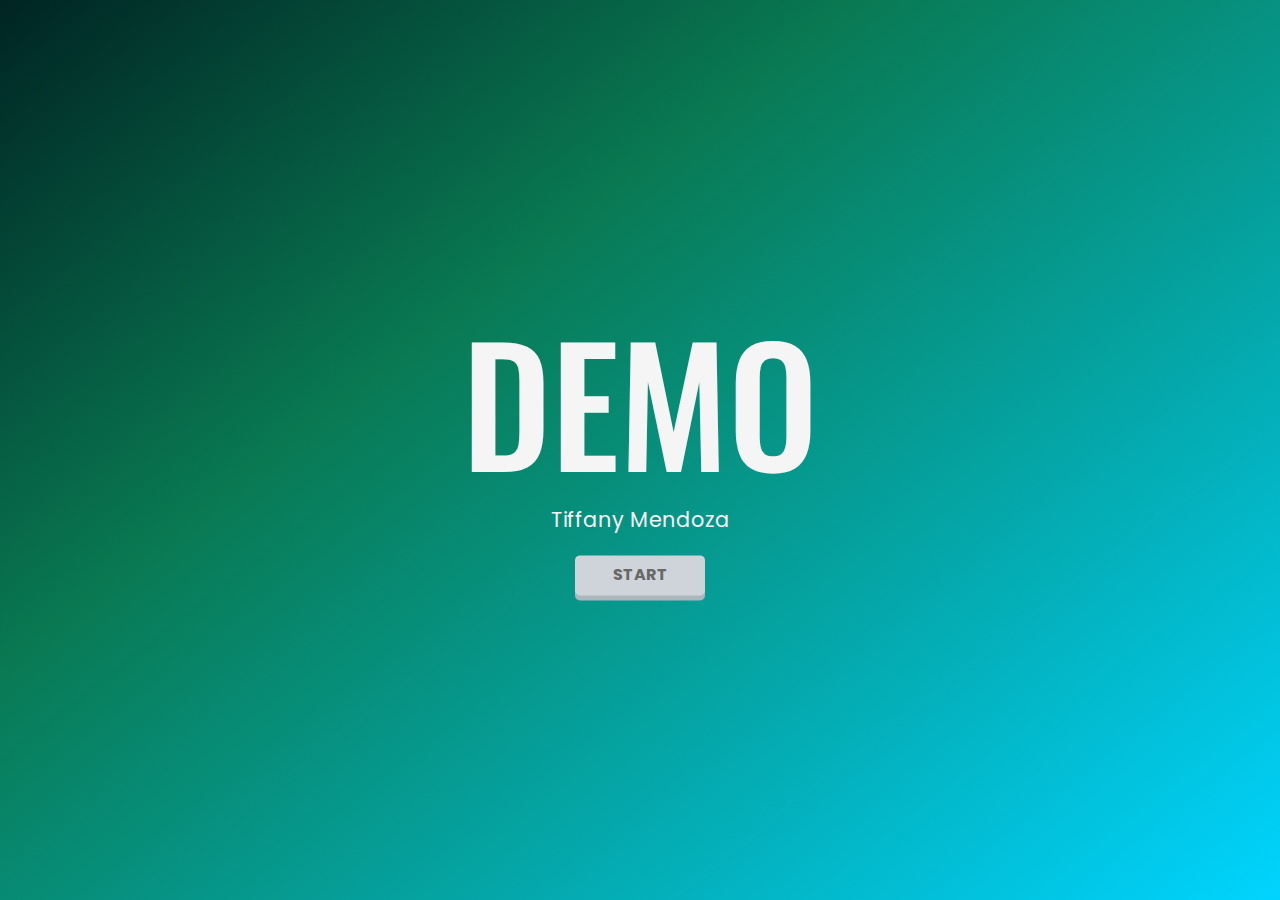
<file: index.html>
<!DOCTYPE html>
<html lang="en">
<head>
    <meta charset="UTF-8">
    <meta http-equiv="X-UA-Compatible" content="IE=edge">
    <meta name="viewport" content="width=device-width, initial-scale=1.0">
    <link rel="stylesheet" href="https://cdn.jsdelivr.net/npm/bootstrap@5.2.3/dist/css/bootstrap.min.css">
    <link rel="stylesheet" href="./index-style.css">
    <title>DEMO TASKS</title>
</head>
<body>
    <div class="container d-flex flex-column align-items-center position-absolute top-50 start-50 translate-middle">
        <div class="title"><h1>DEMO</h1></div>
        <div class="author"><p>Tiffany Mendoza</p></div>
        <div class="buttondiv pt-1" ><button class="button"><a href="./source/task1/task1.html" class="link">START</a></button></div>
    </div>
    

    <script src="https://cdnjs.cloudflare.com/ajax/libs/gsap/3.11.3/gsap.min.js" integrity="sha512-gmwBmiTVER57N3jYS3LinA9eb8aHrJua5iQD7yqYCKa5x6Jjc7VDVaEA0je0Lu0bP9j7tEjV3+1qUm6loO99Kw==" crossorigin="anonymous" referrerpolicy="no-referrer"></script>
    <script src="./style.js"></script>
    
</body>
</html>
</file>
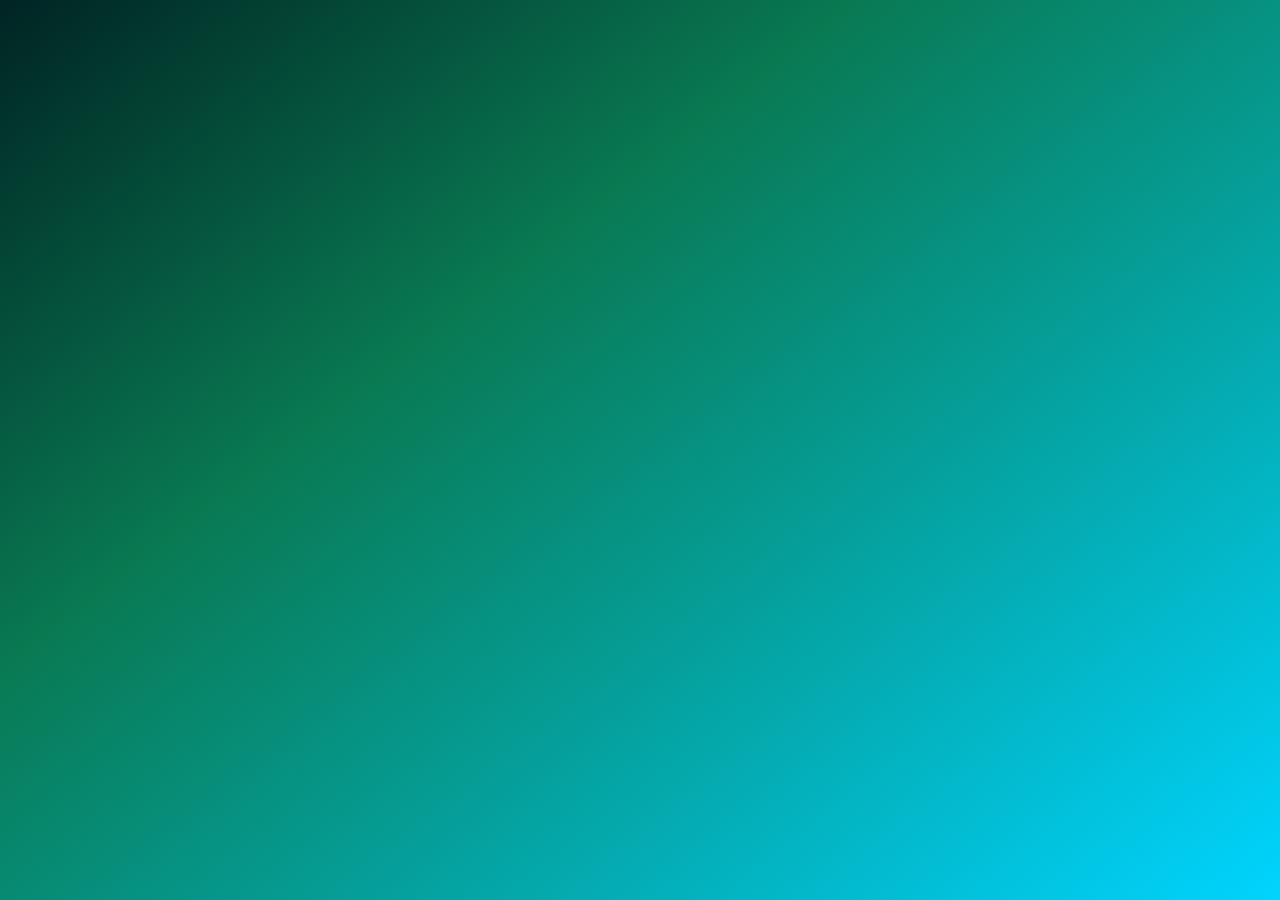
<file: source/code.html>
<!DOCTYPE html>
<html lang="en">
<head>
    <meta charset="UTF-8">
    <meta http-equiv="X-UA-Compatible" content="IE=edge">
    <meta name="viewport" content="width=device-width, initial-scale=1.0">
    <link rel="stylesheet" href="/index-style.css">
    <link rel="stylesheet" href="https://cdn.jsdelivr.net/npm/bootstrap@5.2.3/dist/css/bootstrap.min.css">
    <title>DEMO TASKS</title>
</head>
<body>
     <iframe frameborder="0" width="100%" height="95%" src="https://replit.com/@TiffM1/DEMO?embed=true" class="position-absolute top-50 start-50 translate-middle"></iframe>
    
    
</body>
</html>
</file>
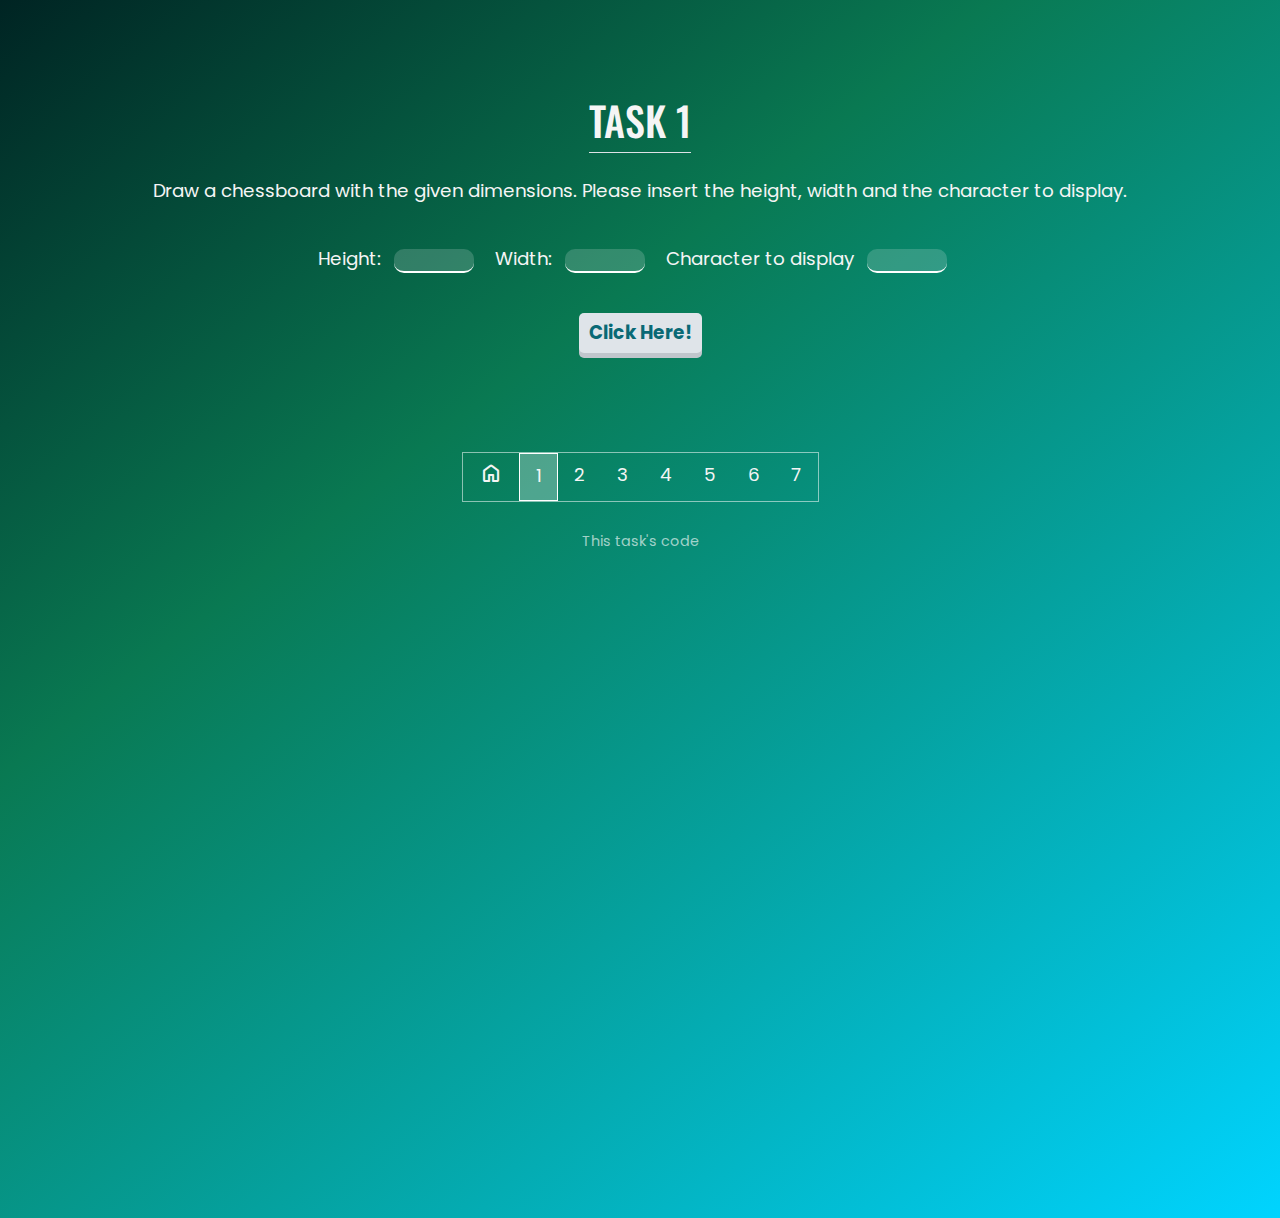
<file: source/task1/task1.html>
<!DOCTYPE html>
<html lang="en">
<head>
    <meta charset="UTF-8">
    <meta http-equiv="X-UA-Compatible" content="IE=edge">
    <meta name="viewport" content="width=device-width, initial-scale=1.0">
    <link rel="stylesheet" href="../tasks-styles.css">
    <link rel="stylesheet" href="./task1.css">
    <link rel="stylesheet" href="https://cdn.jsdelivr.net/npm/bootstrap@5.2.3/dist/css/bootstrap.min.css">
    <link rel="stylesheet" href="https://fonts.googleapis.com/css2?family=Material+Symbols+Rounded:opsz,wght,FILL,GRAD@48,400,1,0" />
    <title>Task 1</title>
    <link rel="shortcut icon" href="https://dibujosycolores.com/numeros/numero-1/numero-1-1.jpg">
</head>
<body >
    <div class="container d-flex flex-column align-items-center my-5 pt-5">
        <!-- title -->
        <div class="title border-bottom mb-4 ">
            <h1 class="">TASK 1</h1>
        </div>
        <!-- task description and inputs -->
        <div class="task d-flex flex-column align-items-center" >
            <div class="task-description">
                <p>Draw a chessboard with the given dimensions. Please insert the height, width and the character to display.</p>
            </div>
            <div class="d-flex py-4 inputs">    
                <!-- form -->        
                <form action="" id="forms">
                <label for="input1"">Height:</label >
                        <input type="text" id="length" class="input align-self-center " >               
                <label for="input1">Width:</label>
                        <input type="text" id="width" class="input align-self-center" >
                <label for="input1">Character to display</label>
                        <input type="text" id="character" class="input align-self-center" >    
            </div>
                <input type="button" value="Click Here!" class="my-3 button" id="button"> 
                </form>       
            
               <!--  -->
        </div>
        <!-- result -->
        <div class="task-result d-flex flex-column align-items-center invisible" >
            <p>Hey! Your chessboard.</p>
            <p class="result"></p>  
        </div>

        <!-- navegation -->
        <div class="parent  d-flex justify-content-center my-4">
            <div class="div8"><a href="../../index.html"><span class="material-symbols-rounded">home</span></a></div>
            <div class="div1"><a href="../task1/task1.html" class="link">1</a></div>
            <div class="div2"><a href="../task2/task2.html">2</a></div>
            <div class="div3"><a href="../task3/task3.html">3</a></div>
            <div class="div4"><a href="../task4/task4.html">4</a></div>
            <div class="div5"><a href="../task5/task5.html">5</a></div>
            <div class="div6"><a href="../task6/task6.html">6</a></div>
            <div class="div7"><a href="../task7/task7.html">7</a></div>
        </div>

        <div class="review-code position-static ">
            <p><a href="../code.html">This task's code </a></p>
        </div>
    </div>
    
    <script src="./task1.js"></script>
    
</body>
</html>
</file>
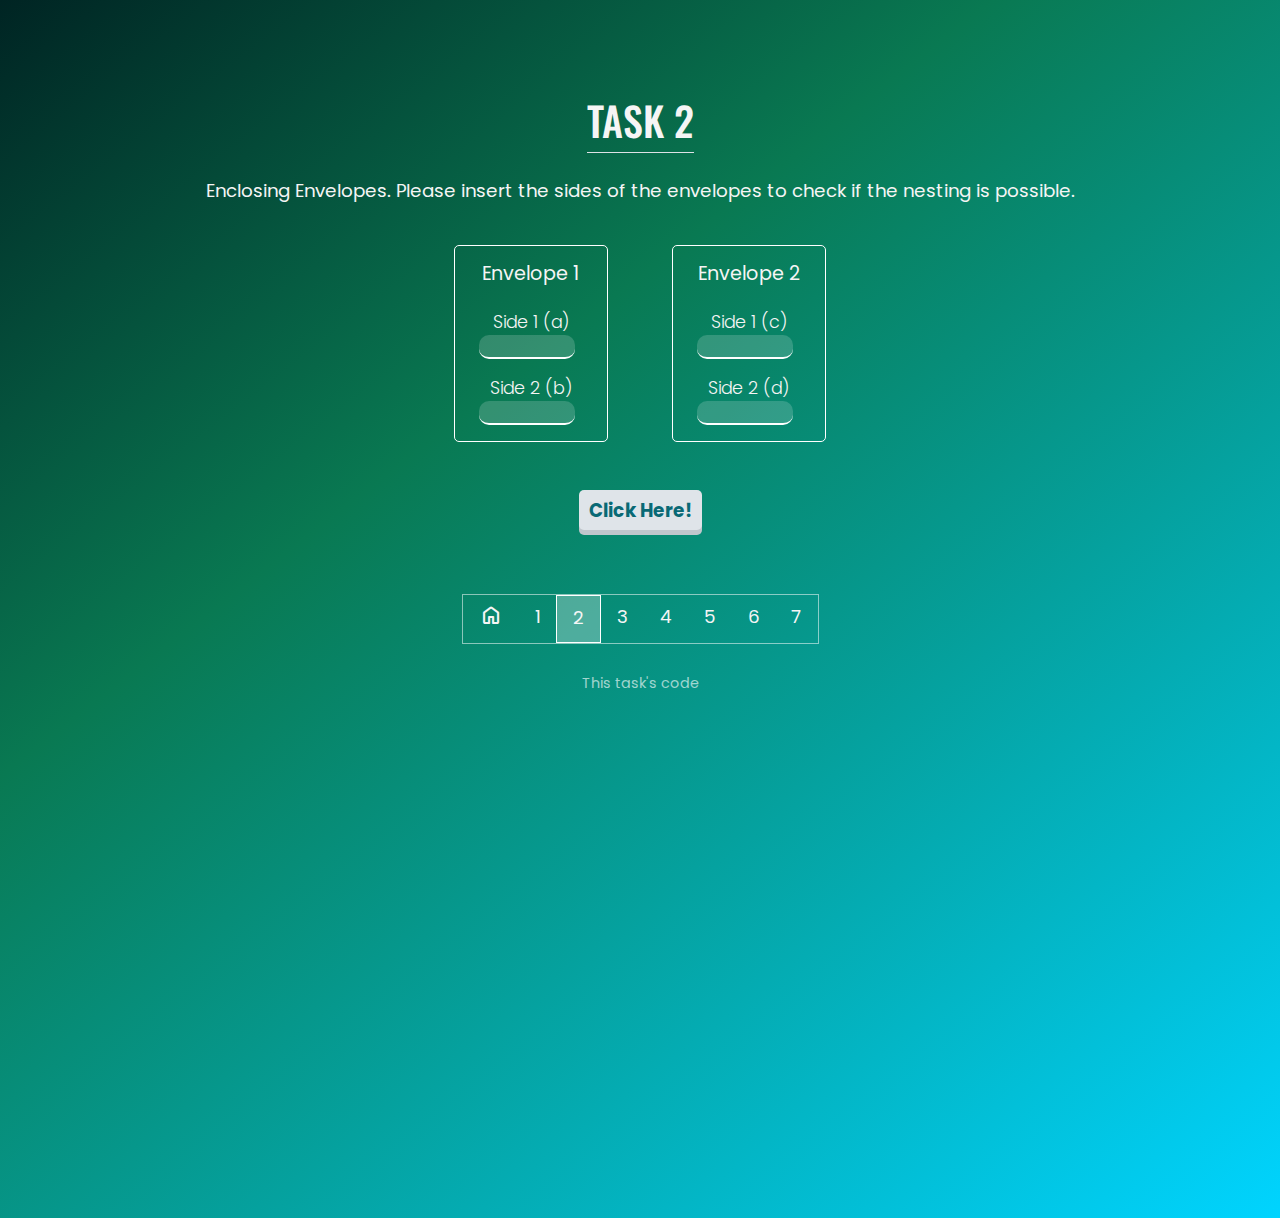
<file: source/task2/task2.html>
<!DOCTYPE html>
<html lang="en">
<head>
    <meta charset="UTF-8">
    <meta http-equiv="X-UA-Compatible" content="IE=edge">
    <meta name="viewport" content="width=device-width, initial-scale=1.0">
    <link rel="stylesheet" href="../tasks-styles.css">
    <link rel="stylesheet" href="./task2.css">
    <link rel="stylesheet" href="https://cdn.jsdelivr.net/npm/bootstrap@5.2.3/dist/css/bootstrap.min.css">
    <link rel="stylesheet" href="https://fonts.googleapis.com/css2?family=Material+Symbols+Rounded:opsz,wght,FILL,GRAD@48,400,1,0" />
    <title>Task 2</title>
    <link rel="shortcut icon" href="https://dibujosycolores.com/numeros/numero-2/numero-2-1.jpg">
</head>
<body>
    <div class="container container d-flex flex-column align-items-center my-5 pt-5">
        <!-- title -->
        <div class="title border-bottom mb-4 ">
            <h1 class="">TASK 2</h1>
        </div>
        <!-- task description and inputs -->
        <div class="task d-flex flex-column align-items-center" >
            <div class="task-description">
                <p>Enclosing Envelopes. Please insert the sides of the envelopes to check if the nesting is possible.</p>
            </div>
            <div class=" py-4 inputs">    
                <!-- form -->        
                <form action="" id="forms" class="d-flex ">
                    <!-- envelope1 -->
                    <div class="envelope d-flex flex-column  align-items-center ">
                        <h2>Envelope 1</h2>
                    <label for="input1"">Side 1 (a)</label >
                            <input type="text" id="EnvASide1" class="input align-self-center " >               
                    <label for="input1">Side 2 (b)</label>
                            <input type="text" id="EnvASide2" class="input align-self-center" >
                    </div>
                    <div class="envelope d-flex flex-column  align-items-center">
                        <h2>Envelope 2</h2>
                        <label for="input1"">Side 1 (c)</label >
                                <input type="text" id="EnvBSide1" class="input align-self-center " >               
                        <label for="input1">Side 2 (d)</label>
                                <input type="text" id="EnvBSide2" class="input align-self-center" >
                        </div>

                     
            </div>
                <input type="button" value="Click Here!" class="my-4 button" id="button"> 
                </form>       
            
               <!--  -->
        </div>
        <!-- result -->
        <div class="task-result d-flex flex-column align-items-center invisible" >
            
            <p class="result"></p>  
        </div>

        <!-- navegation -->
        <div class="parent  d-flex justify-content-center my-4">
            <a href="../../index.html"><div class="div8"><span class="material-symbols-rounded">home</span></a></div>
            <div class="div1"><a href="../task1/task1.html" class="link">1</a></div>
            <div class="div2"><a href="../task2/task2.html">2</a></div>
            <div class="div3"><a href="../task3/task3.html">3</a></div>
            <div class="div4"><a href="../task4/task4.html">4</a></div>
            <div class="div5"><a href="../task5/task5.html">5</a></div>
            <div class="div6"><a href="../task6/task6.html">6</a></div>
            <div class="div7"><a href="../task7/task7.html">7</a></div>
        </div>

        <div class="review-code position-static ">
            <p><a href="../code.html">This task's code </a></p>
        </div>
    </div>
    
    <script src="./task2.js"></script>
    
</body>
</html>
</file>
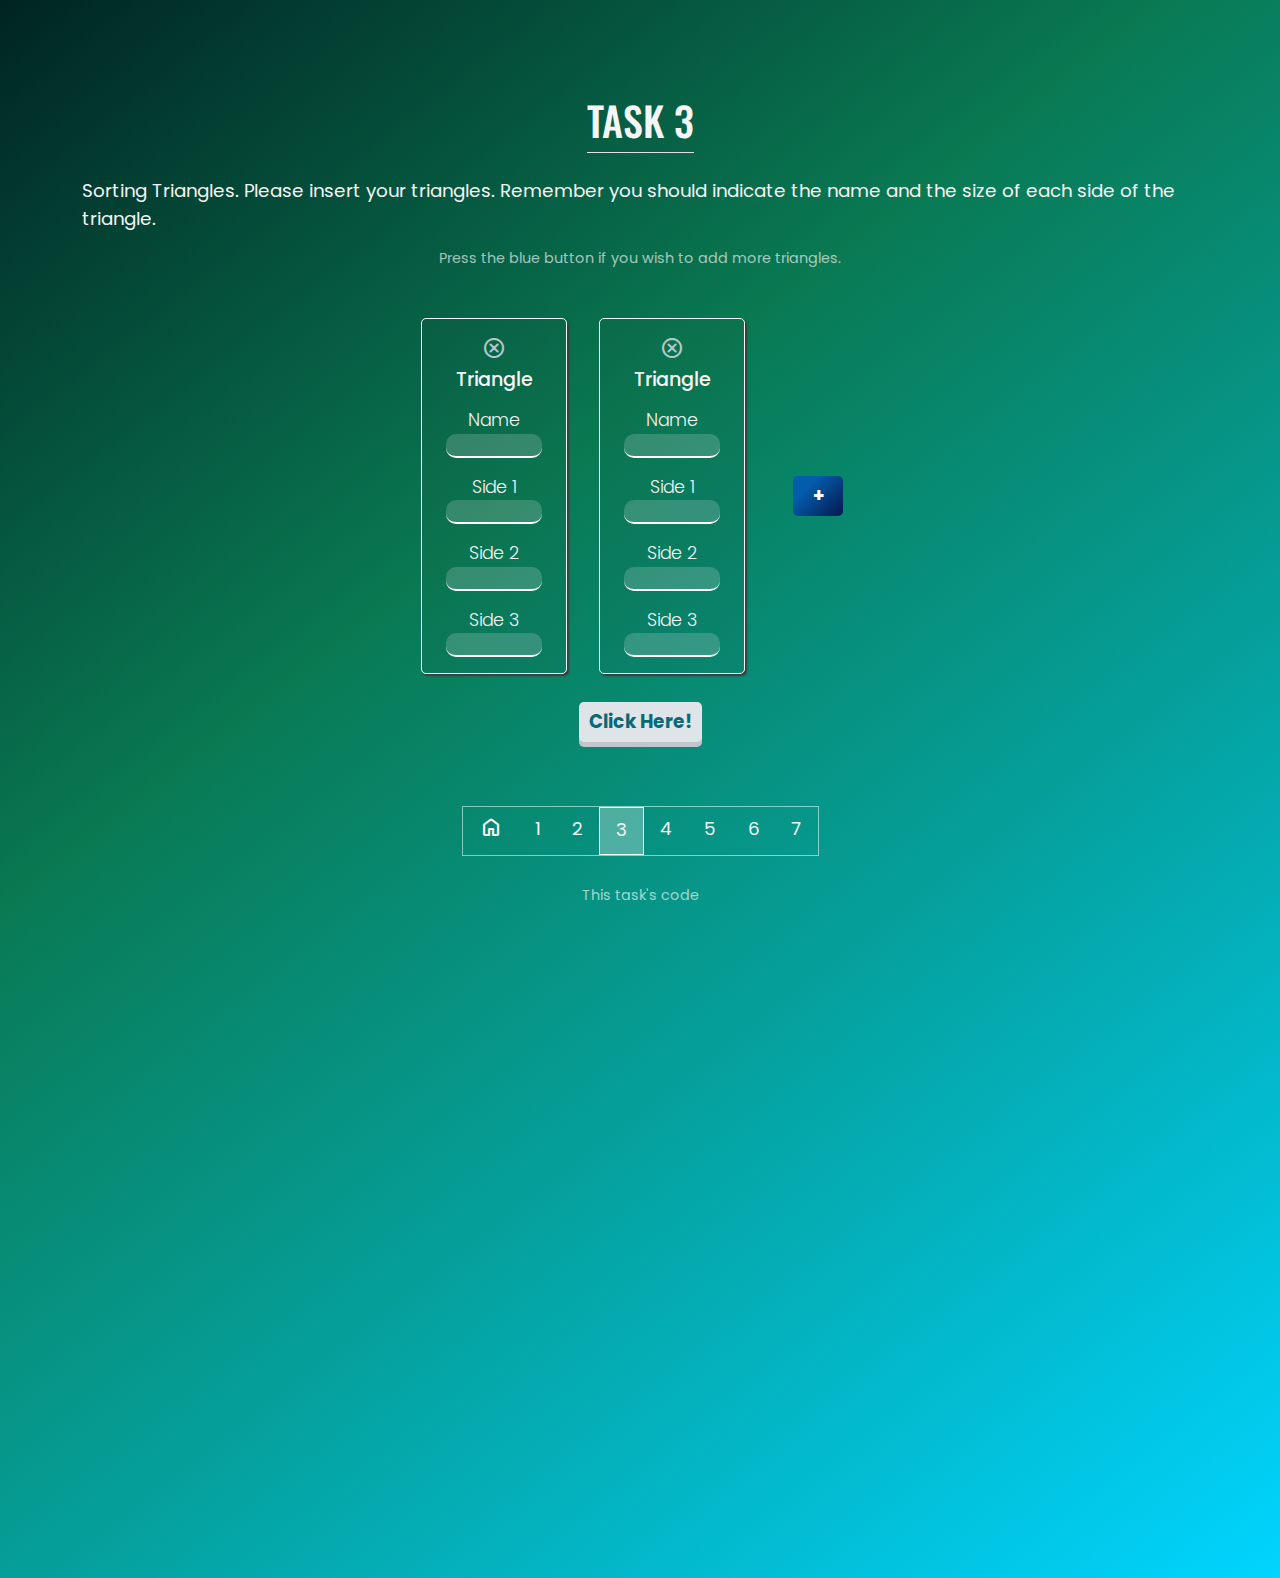
<file: source/task3/task3.html>
<!DOCTYPE html>
<html lang="en">
<head>
    <meta charset="UTF-8">
    <meta http-equiv="X-UA-Compatible" content="IE=edge">
    <meta name="viewport" content="width=device-width, initial-scale=1.0">
    <link rel="stylesheet" href="../tasks-styles.css">
    <link rel="stylesheet" href="./task3.css">
    <link rel="stylesheet" href="https://cdn.jsdelivr.net/npm/bootstrap@5.2.3/dist/css/bootstrap.min.css">
    <link rel="stylesheet" href="https://fonts.googleapis.com/css2?family=Material+Symbols+Rounded:opsz,wght,FILL,GRAD@48,400,1,0" />
    <title>Task 3</title>
    <link rel="shortcut icon" href="https://dibujosycolores.com/numeros/numero-2/numero-2-1.jpg">
    <link rel="stylesheet" href="https://fonts.googleapis.com/css2?family=Material+Symbols+Rounded:opsz,wght,FILL,GRAD@48,400,1,0" />
    
</head>
<body>
    <div class="container container d-flex flex-column align-items-center my-5 pt-5">
        <!-- title -->
        <div class="title border-bottom mb-4">
            <h1 class="">TASK 3</h1>
        </div>
        <!-- task description and inputs -->
        <div class="task d-flex flex-column align-items-center" >
            <div class="task-description">
                <p>Sorting Triangles. Please insert  your triangles. Remember you should indicate the name and the size of each side of the triangle.</p>
                <p class="explanation">Press the blue button if you wish to add more triangles. </p>
            </div>
            <div class=" py-5 pb-1 inputs">    
                <!-- form -->        
                <form action="" id="forms" class="d-flex f-input">
                    <!-- envelope1 -->
                    
                    <div class="envelope d-flex flex-column  align-items-center ">
                        <button class="delete"><span class="material-symbols-rounded">cancel</span></button>
                        
                        
                        <h2>Triangle </h2>

                    <label for="input1"">Name </label >
                        <input type="text" id="name" class="input align-self-center"> 

                    <label for="input1"">Side 1 </label >
                        <input type="text" id="side1" class="input align-self-center ">             
                    <label for="input1">Side 2 </label>
                        <input type="text" id=side2" class="input align-self-center" >

                    <label for="input1">Side 3 </label>
                        <input type="text" id="side3" class="input align-self-center" >
                    </div>

                    <div class="envelope d-flex flex-column  align-items-center ">
                        <button class="delete"><span class="material-symbols-rounded">cancel</span></button>
                        <h2>Triangle </h2>

                    <label for="input1"">Name </label >
                        <input type="text" id="name" class="input align-self-center"> 

                    <label for="input1"">Side 1 </label >
                        <input type="text" id="side1" class="input align-self-center ">             
                    <label for="input1">Side 2 </label>
                        <input type="text" id=side2" class="input align-self-center" >

                    <label for="input1">Side 3 </label>
                        <input type="text" id="side3" class="input align-self-center" >
                    </div>


                    <div class="moreTriangles d-flex">
                        <button id="add" class="add align-self-center">+</button>
                        <p></p>
                    </div>
                    

                     
            </div>
                <input type="button" value="Click Here!" class="my-4 button" id="button"> 
                </form>       
            
               <!--  -->
        </div>
        <!-- result -->
        <div class="task-result d-flex flex-column align-items-center invisible" >
            
            <p class="result"></p>  
        </div>

        <!-- navegation -->
        <div class="parent  d-flex justify-content-center my-4">
            <a href="../../index.html"><div class="div8"><span class="material-symbols-rounded">home</span></a></div>
            <div class="div1"><a href="../task1/task1.html" class="link">1</a></div>
            <div class="div2"><a href="../task2/task2.html">2</a></div>
            <div class="div3"><a href="../task3/task3.html">3</a></div>
            <div class="div4"><a href="../task4/task4.html">4</a></div>
            <div class="div5"><a href="../task5/task5.html">5</a></div>
            <div class="div6"><a href="../task6/task6.html">6</a></div>
            <div class="div7"><a href="../task7/task7.html">7</a></div>
        </div>

        <div class="review-code position-static ">
            <p><a href="../code.html">This task's code </a></p>
        </div>
    </div>
    
    <script src="./task3.js"></script>
    
</body>
</html>
</file>
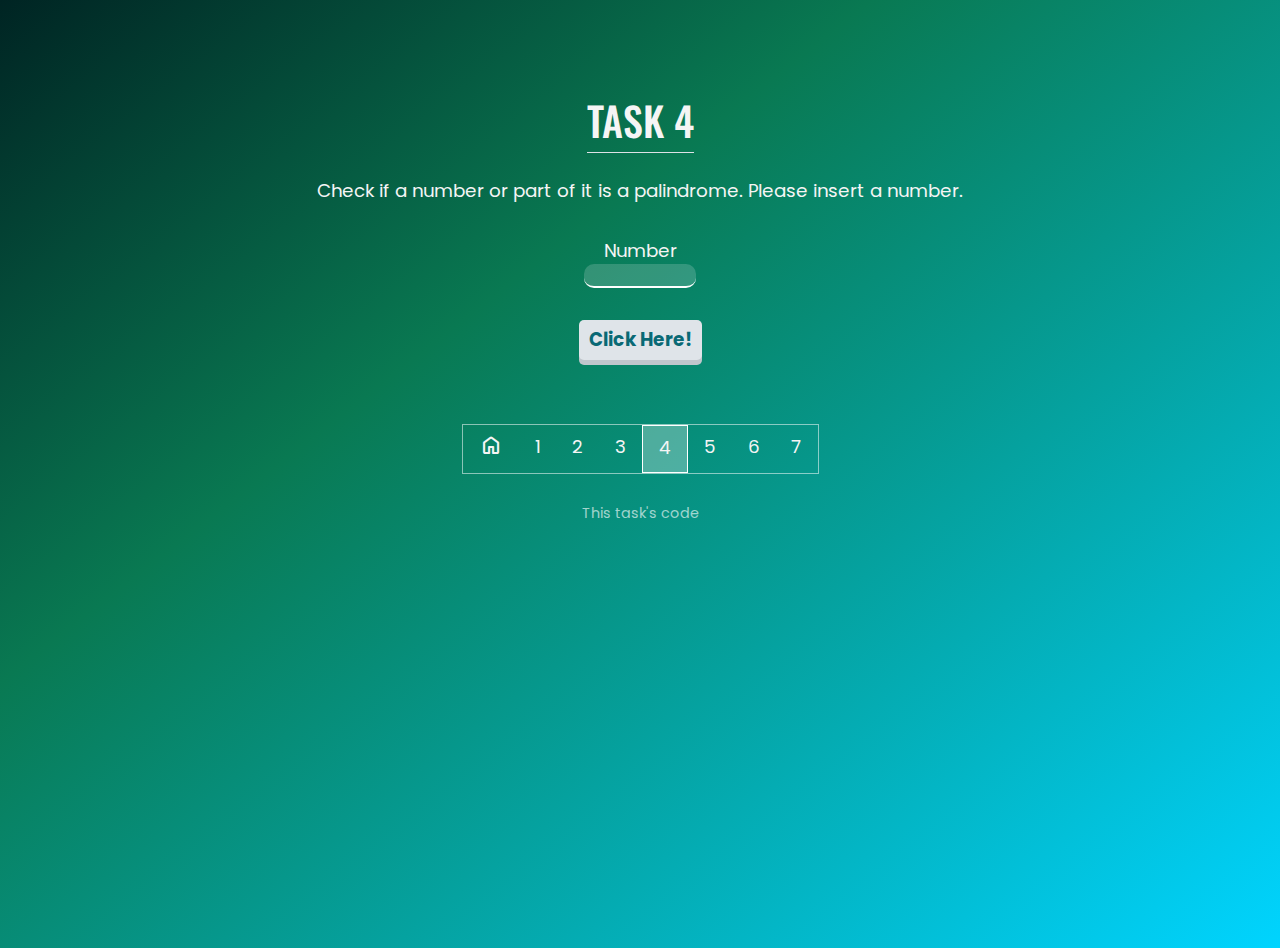
<file: source/task4/task4.html>
<!DOCTYPE html>
<html lang="en">
<head>
    <meta charset="UTF-8">
    <meta http-equiv="X-UA-Compatible" content="IE=edge">
    <meta name="viewport" content="width=device-width, initial-scale=1.0">
    <link rel="stylesheet" href="../tasks-styles.css">
    <link rel="stylesheet" href="./task4.css">
    <link rel="stylesheet" href="https://cdn.jsdelivr.net/npm/bootstrap@5.2.3/dist/css/bootstrap.min.css">
    <link rel="stylesheet" href="https://fonts.googleapis.com/css2?family=Material+Symbols+Rounded:opsz,wght,FILL,GRAD@48,400,1,0" />
    <title>Task 4</title>
    <link rel="shortcut icon" href="https://encrypted-tbn0.gstatic.com/images?q=tbn:ANd9GcSBYwPBb-IbNAvqjRDX8kJ2Ev8L_Uxx888c9A&usqp=CAU">
</head>
<body>
    <div class="container container d-flex flex-column align-items-center my-5 pt-5">
        <!-- title -->
        <div class="title border-bottom mb-4">
            <h1 class="">TASK 4</h1>
        </div>
        <!-- task description and inputs -->
        <div class="task d-flex flex-column align-items-center" >
            <div class="task-description">
                <p>Check if a number or part of it is a palindrome. Please insert a number.</p>
            </div>
            <div class=" py-3 inputs">    
                <!-- form -->        
                <form action="" id="forms" class="d-flex flex-column align-items-center">
                    <label for="input1"">Number</label >
                        <input type="text" id="number" class="input align-self-center " >               
       
            </div>
                <input type="button" value="Click Here!" class="my-3 mb-4 button" id="button"> 
                </form>       
            <!--  -->

        </div>
        <!-- result -->
        <div class="task-result d-flex flex-column align-items-center invisible" >
            
            <p class="result"></p>  
        </div>

        <!-- navegation -->
        <div class="parent  d-flex justify-content-center my-4">
            <a href="../../index.html"><div class="div8"><span class="material-symbols-rounded">home</span></a></div>
            <div class="div1"><a href="../task1/task1.html" class="link">1</a></div>
            <div class="div2"><a href="../task2/task2.html">2</a></div>
            <div class="div3"><a href="../task3/task3.html">3</a></div>
            <div class="div4"><a href="../task4/task4.html">4</a></div>
            <div class="div5"><a href="../task5/task5.html">5</a></div>
            <div class="div6"><a href="../task6/task6.html">6</a></div>
            <div class="div7"><a href="../task7/task7.html">7</a></div>
        </div>

        <div class="review-code position-static ">
            <p><a href="../code.html">This task's code </a></p>
        </div>
    </div>
    
    <script src="./task4.js"></script>
    
</body>
</html>
</file>
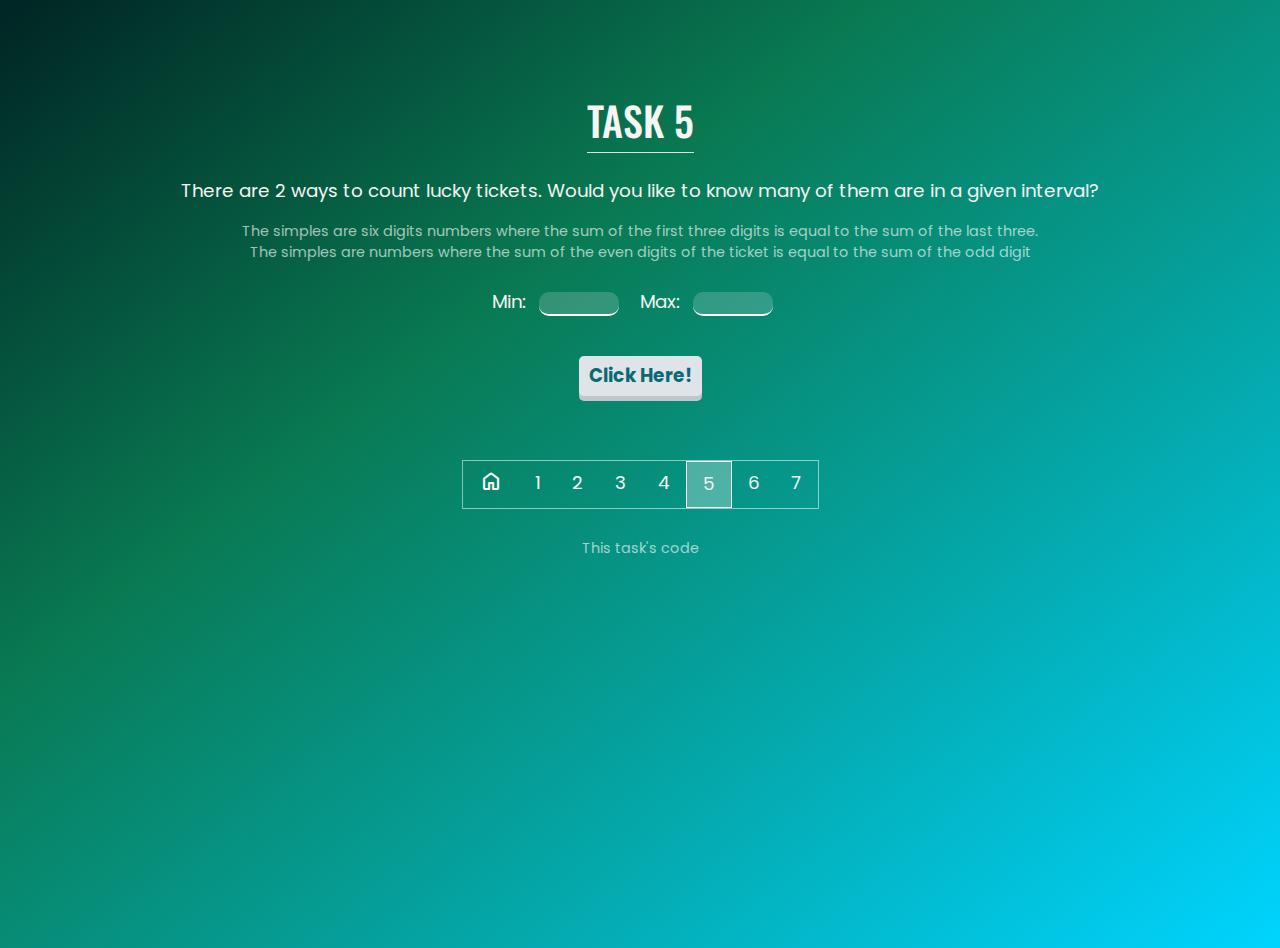
<file: source/task5/task5.html>
<!DOCTYPE html>
<html lang="en">
<head>
    <meta charset="UTF-8">
    <meta http-equiv="X-UA-Compatible" content="IE=edge">
    <meta name="viewport" content="width=device-width, initial-scale=1.0">
    <link rel="stylesheet" href="../tasks-styles.css">
    <link rel="stylesheet" href="./task5.css">
    <link rel="stylesheet" href="https://cdn.jsdelivr.net/npm/bootstrap@5.2.3/dist/css/bootstrap.min.css">
    <link rel="stylesheet" href="https://fonts.googleapis.com/css2?family=Material+Symbols+Rounded:opsz,wght,FILL,GRAD@48,400,1,0" />
    <title>Task 5</title>
    <link rel="shortcut icon" href="https://dibujosycolores.com/numeros/numero-5/numero-5-7.jpg">
</head>
<body>
    <div class="container container d-flex flex-column align-items-center my-5 pt-5">
        <!-- title -->
        <div class="title border-bottom mb-4">
            <h1 class="">TASK 5</h1>
        </div>
        <!-- task description and inputs -->
        <div class="task d-flex flex-column align-items-center" >
            <div class="task-description">
                <p>There are 2 ways to count lucky tickets. Would you like to know many of them are in a given interval?</p>
                <p class="explanation">The simples are six digits numbers where the sum of the first three digits is equal to the sum of the last three. </p>
                <p class="explanation">The simples are numbers where the sum of the even digits of the ticket is equal to the sum of the odd digit </p>
            </div>
            <div class="d-flex py-4 inputs">    
                <!-- form -->        
                <form action="" id="forms">
                <label for="input1"">Min:</label >
                        <input type="text" id="min" class="input align-self-center ">               
                <label for="input1">Max:</label>
                        <input type="text" id="max" class="input align-self-center">  
            </div>
                <input type="button" value="Click Here!" class="my-3 mb-4 button" id="button"> 
                </form>       
            
               <!--  -->
        </div>
        <!-- result -->
        <div class="task-result d-flex flex-column align-items-center invisible" >
            <p class="result"></p>  
        </div>

        <!-- navegation -->
        <div class="parent  d-flex justify-content-center my-4">
            <a href="../../index.html"><div class="div8"><span class="material-symbols-rounded">home</span></a></div>
            <div class="div1"><a href="../task1/task1.html" class="link">1</a></div>
            <div class="div2"><a href="../task2/task2.html">2</a></div>
            <div class="div3"><a href="../task3/task3.html">3</a></div>
            <div class="div4"><a href="../task4/task4.html">4</a></div>
            <div class="div5"><a href="../task5/task5.html">5</a></div>
            <div class="div6"><a href="../task6/task6.html">6</a></div>
            <div class="div7"><a href="../task7/task7.html">7</a></div>
        </div>

        <div class="review-code position-static ">
            <p><a href="../code.html">This task's code </a></p>
        </div>
    </div>
    
    <script src="./task5.js"></script>
    
</body>
</html>
</file>
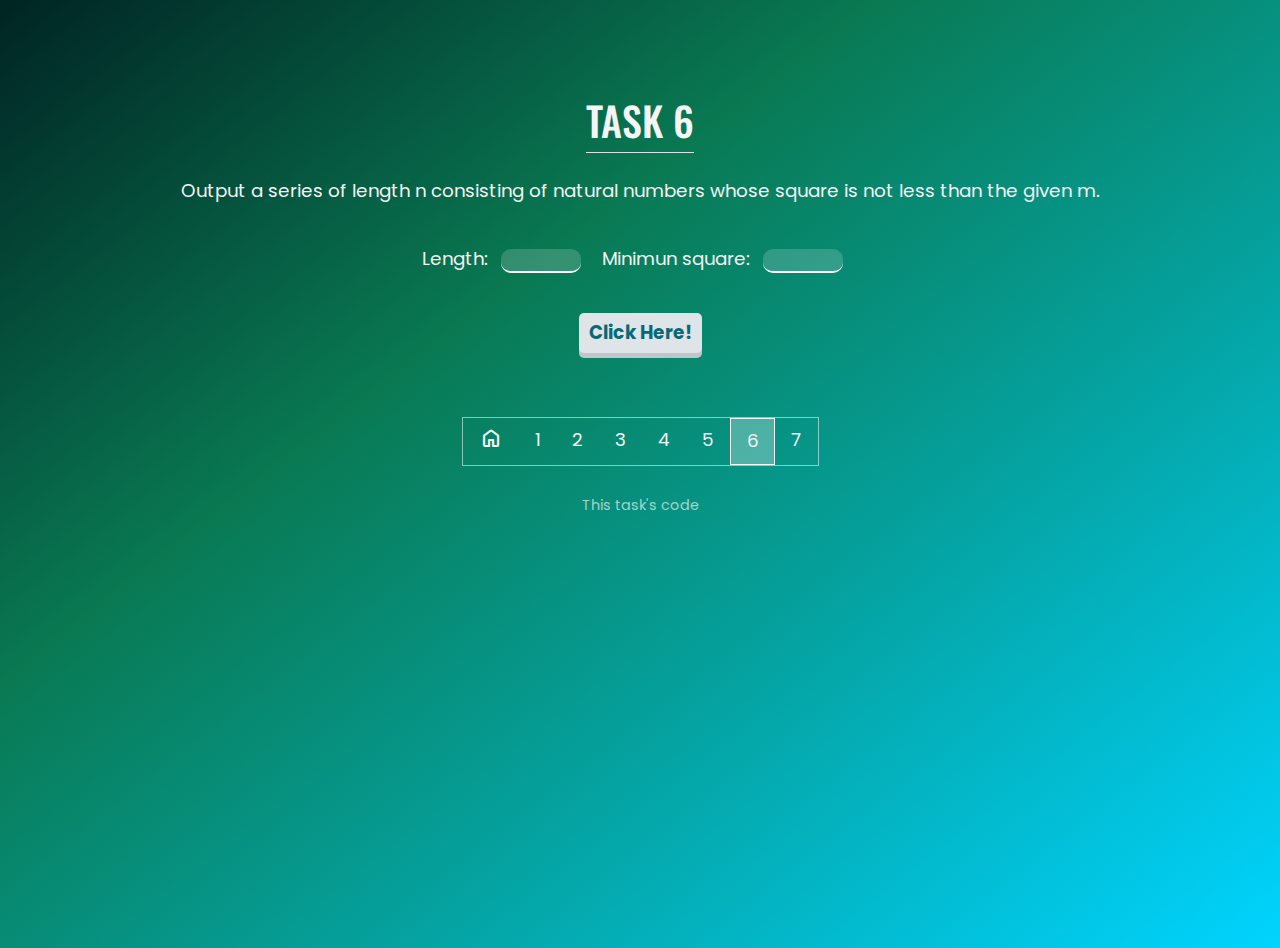
<file: source/task6/task6.html>
<!DOCTYPE html>
<html lang="en">
<head>
    <meta charset="UTF-8">
    <meta http-equiv="X-UA-Compatible" content="IE=edge">
    <meta name="viewport" content="width=device-width, initial-scale=1.0">
    <link rel="stylesheet" href="../tasks-styles.css">
    <link rel="stylesheet" href="./task6.css">
    <link rel="stylesheet" href="https://cdn.jsdelivr.net/npm/bootstrap@5.2.3/dist/css/bootstrap.min.css">
    <link rel="stylesheet" href="https://fonts.googleapis.com/css2?family=Material+Symbols+Rounded:opsz,wght,FILL,GRAD@48,400,1,0" />
    <title>Task 6</title>
    <link rel="shortcut icon" href="https://dibujosycolores.com/numeros/numero-6/numero-6-1.jpg">
</head>
<body>
    <div class="container container d-flex flex-column align-items-center my-5 pt-5">
        <!-- title -->
        <div class="title border-bottom mb-4">
            <h1 class="">TASK 6</h1>
        </div>
        <!-- task description and inputs -->
        <div class="task d-flex flex-column align-items-center" >
            <div class="task-description">
                <p>Output a series of length n consisting of natural numbers whose square is not less than the given m.</p>
            </div>
            <div class="d-flex py-4 inputs">    
                <!-- form -->        
                <form action="" id="forms">
                <label for="input1"">Length:</label >
                        <input type="text" id="min" class="input align-self-center ">               
                <label for="input1">Minimun square:</label>
                        <input type="text" id="max" class="input align-self-center">  
            </div>
                <input type="button" value="Click Here!" class="my-3 mb-4 button" id="button"> 
                </form>       
            
               <!--  -->
        </div>
        <!-- result -->
        <div class="task-result d-flex flex-column align-items-center invisible" >
            <p class="result"></p>  
        </div>

        <!-- navegation -->
        <div class="parent  d-flex justify-content-center my-4">
            <a href="../../index.html"><div class="div8"><span class="material-symbols-rounded">home</span></a></div>
            <div class="div1"><a href="../task1/task1.html" class="link">1</a></div>
            <div class="div2"><a href="../task2/task2.html">2</a></div>
            <div class="div3"><a href="../task3/task3.html">3</a></div>
            <div class="div4"><a href="../task4/task4.html">4</a></div>
            <div class="div5"><a href="../task5/task5.html">5</a></div>
            <div class="div6"><a href="../task6/task6.html">6</a></div>
            <div class="div7"><a href="../task7/task7.html">7</a></div>
        </div>

        <div class="review-code position-static ">
            <p><a href="../code.html">This task's code </a></p>
        </div>
    </div>
    
    <script src="./task6.js"></script>
    
</body>
</html>
</file>
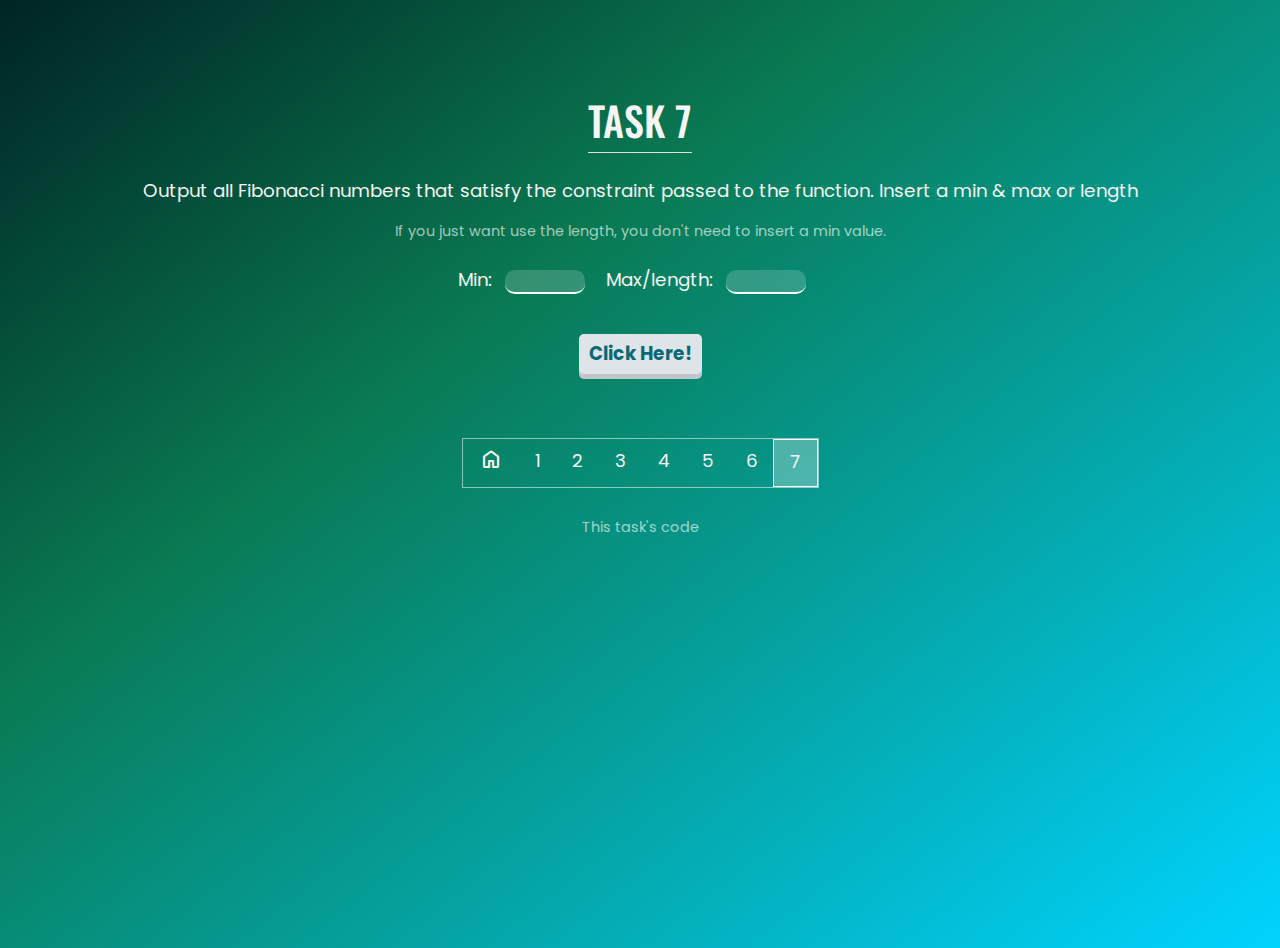
<file: source/task7/task7.html>
<!DOCTYPE html>
<html lang="en">
<head>
    <meta charset="UTF-8">
    <meta http-equiv="X-UA-Compatible" content="IE=edge">
    <meta name="viewport" content="width=device-width, initial-scale=1.0">
    <link rel="stylesheet" href="../tasks-styles.css">
    <link rel="stylesheet" href="./task7.css">
    <link rel="stylesheet" href="https://cdn.jsdelivr.net/npm/bootstrap@5.2.3/dist/css/bootstrap.min.css">
    <link rel="stylesheet" href="https://fonts.googleapis.com/css2?family=Material+Symbols+Rounded:opsz,wght,FILL,GRAD@48,400,1,0" />
    <title>Task 7</title>
    <link rel="shortcut icon" href="https://dibujosycolores.com/numeros/numero-7/numero-7-1.jpg">
</head>
<body>
    <div class="container container d-flex flex-column align-items-center my-5 pt-5">
        <!-- title -->
        <div class="title border-bottom mb-4">
            <h1 class="">TASK 7</h1>
        </div>
        <!-- task description and inputs -->
        <div class="task d-flex flex-column align-items-center" >
            <div class="task-description">
                <p>Output all Fibonacci numbers that satisfy the constraint passed to the function. Insert a min & max or length</p>
                <p class="explanation">If you just want use the length, you don't need to insert a min value. </p>
            </div>
            <div class="d-flex py-4 inputs">    
                <!-- form -->        
                <form action="" id="forms">
                <label for="input1"">Min:</label >
                        <input type="text" id="min" class="input align-self-center ">               
                <label for="input1">Max/length:</label>
                        <input type="text" id="max" class="input align-self-center">  
            </div>
                <input type="button" value="Click Here!" class="my-3 mb-4 button" id="button"> 
                </form>       
            
               <!--  -->
        </div>
        <!-- result -->
        <div class="task-result d-flex flex-column align-items-center invisible" >
            <p class="result"></p>  
        </div>

        <!-- navegation -->
        <div class="parent  d-flex justify-content-center my-4">
            <a href="../../index.html"><div class="div8"><span class="material-symbols-rounded">home</span></a></div>
            <div class="div1"><a href="../task1/task1.html" class="link">1</a></div>
            <div class="div2"><a href="../task2/task2.html">2</a></div>
            <div class="div3"><a href="../task3/task3.html">3</a></div>
            <div class="div4"><a href="../task4/task4.html">4</a></div>
            <div class="div5"><a href="../task5/task5.html">5</a></div>
            <div class="div6"><a href="../task6/task6.html">6</a></div>
            <div class="div7"><a href="../task7/task7.html">7</a></div>
        </div>

        <div class="review-code position-static ">
            <p><a href="../code.html">This task's code </a></p>
        </div>
    </div>
    
    <script src="./task7.js"></script>
    
</body>
</html>
</file>
<file: index-style.css>
@import url('https://fonts.googleapis.com/css2?family=Oswald:wght@300;400;500;600&family=Poppins:wght@200;300;400&display=swap');

body{
    height: 100vh;
    background: rgb(0,36,35);
    background: linear-gradient(142deg, rgba(0,36,35,1) 0%, rgba(9,121,82,1) 35%, rgba(0,212,255,1) 100%);
    background-repeat: no-repeat;
}

.title h1{
    font-family: 'Oswald', sans-serif;
    font-size: 10rem;
    color: #f5f5f5;
}

.author p{
    font-family: 'Poppins', sans-serif;
    font-size: 1.3rem;
    color: #f5f5f5 ;
}
.button {
    font-family: 'Poppins', sans-serif;
    min-width: 130px;
    height: 40px;
    color: #fff;
    padding: 5px 10px;
    font-weight: bold;
    cursor: pointer;
    transition: all 0.3s ease;
    position: relative;
    display: inline-block;
    outline: none;
    border-radius: 5px;
    border: none;
    background: #ced4da;
    box-shadow: 0 5px #adb5bd;
  }
  .button:hover {
    box-shadow: 0 3px #adb5bd;
    top: 1px;
  }
  .button:active {
    box-shadow: 0 0 #adb5bd;
    top: 5px;
  }

.button a {
    color: rgb(104, 104, 102);
    text-decoration: none;
  }
</file>
<file: source/tasks-styles.css>
@import url('https://fonts.googleapis.com/css2?family=Oswald:wght@300;400;500;600&family=Poppins:wght@200;300;400;500;600&display=swap');
body{
    width: 100%;
    height: 100vh;
    margin: 0;
    padding: 0;
    background: rgb(0,36,35);
    background: linear-gradient(142deg, rgba(0,36,35,1) 0%, rgba(9,121,82,1) 35%, rgba(0,212,255,1) 100%); 
    background-repeat: no-repeat;
    background-size: 100%;
    
}

.title h1 {
    font-family: "Oswald", sans-serif;
}

.container {
    font-size: 1.15rem;
    font-family: "Poppins", sans-serif;
    background-color: none;
}


.container {
    color: #f5f5f5;
    
}

.input  {
    width: 5rem;
    height: 1.5rem;

}

.inputs input {
    margin:0 1rem 0 0.5rem;
    background-color: rgba(247, 247, 247, 0.18);
    border: none;
    border-bottom: 2px solid #FFFFFF;
    border-radius: 10px;
    color: #FFFFFF;
    font-size: 1rem;
    text-align: center;

}

.button {
    font-family: 'Poppins', sans-serif;
    min-width: 100px;
    height: 40px;
    color: rgb(9, 105, 117);
    padding: 5px 10px;
    font-weight: bold;
    cursor: pointer;
    transition: all 0.3s ease;
    position: relative;
    display: inline-block;
    outline: none;
    border-radius: 5px;
    border: none;
    background: #dfe4e9;
    box-shadow: 0 5px #c0c6cc;
}

.button:hover {
    box-shadow: 0 3px #adb5bd;
    top: 1px;
}
.button:active {
    box-shadow: 0 0 #adb5bd;
    top: 5px;
}

.parent {
    display: grid;
    grid-template-columns: repeat(8, 5rem);
    grid-template-rows: 2rem;
    grid-column-gap: 0px;
    grid-row-gap: 0px;
    color: #FFFFFF;
    border: 1px solid rgba(255, 255, 255, 0.534);
}

.parent > div {
    padding: 0.5rem 1rem;
}

.parent > div:hover{
    background-color: rgba(255, 255, 255, 0.308);
    border: 1px solid #FFFFFF;
}

.parent > div > a {
    text-decoration: none;
    color: #f5f5f5;
}

.parent > div > a:hover {
    text-decoration: none;
    color: #f5f5f5;
}
    
.div1 { grid-area: 1 / 8 / 2 / 9; }
.div2 { grid-area: 1 / 7 / 2 / 8; }
.div3 { grid-area: 1 / 6 / 2 / 7; }
.div4 { grid-area: 1 / 5 / 2 / 6; }
.div5 { grid-area: 1 / 4 / 2 / 5; }
.div6 { grid-area: 1 / 3 / 2 / 4; }
.div7 { grid-area: 1 / 2 / 2 / 3; }
.div8 { grid-area: 1 / 1 / 2 / 2; }


.review-code > p > a {
    text-decoration: none;
    font-size: 0.9rem;
    color: #ffffffa1;
}

.review-code > p > a:hover {
    text-decoration: underline;
    color: #ffffffd3
}

.task-error {
    text-align: center;
    align-self: center;
    max-width: 550px;
    padding: 0.5rem 0.5rem;
    background-color: rgba(250, 87, 81, 0.438);
    border: 2.5px solid #fa1414b7;
    border-radius: 10px;
}
</file>
<file: source/task1/task1.css>
.div1 {
    background: rgba(255, 255, 255, 0.288);
    border: 1px solid #FFFFFF;
}

.link {
    color: #0f4e34;
}

@media screen and (max-width: 1400px) {
    body {
        background-color: #080d3f;
        height: 130vh;
    }
}
</file>
<file: source/task2/task2.css>
.div2 {
    background: rgba(255, 255, 255, 0.288);
    border: 1px solid #FFFFFF;
}

.link {
    color: #0f4e34;
}

.inputs > form > div {
    margin: 0 2rem;
    padding: 1rem;
}

.envelope{
    border: 1px solid #FFFFFF;
    border-radius: 5px;
}

.envelope h2 {
    font-size: 1.2rem;
    font-weight: 400;
}

.envelope > label {
    padding-top: 1rem ;
    font-size: 1.1rem;
    font-weight: 300;
}

.input  {
    width: 6rem;
    height: 1.5rem;

}

.inputs input {
    margin:0 1rem 0 0.5rem;
    background-color: rgba(247, 247, 247, 0.18);
    border: none;
    border-bottom: 2px solid #FFFFFF;
    border-radius: 10px;
    color: #FFFFFF;
    font-size: 1rem;
    text-align: center;

}

.result {
    font-weight: 600;
    color: rgb(252, 252, 252);
}

@media screen and (max-width: 1400px) {
    body {
        background-color: #080d3f;
        height: 130vh;
    }
}
</file>
<file: source/task3/task3.css>
.div3 {
    background: rgba(255, 255, 255, 0.288);
    border: 1px solid #FFFFFF;
}

.explanation{
    text-align: center;
    color: #ffffffa2;
    font-size: 0.9rem;
    margin: 0;
}


.inputs > form > div {
    margin: 0 1rem;
    padding: 1rem;
}

.envelope{
    border: 1px solid #FFFFFF;
    border-radius: 5px;
    background: rgba(44, 44, 44, 0.062);
    box-shadow: 2px 2px 2px rgb(59, 59, 59)

}

.delete{
    color: #b5c8ca;
    border: none;
    background-color: transparent;

}

.envelope h2 {
    font-size: 1.2rem;
    font-weight: 500;
    margin-bottom: 0;
}

.envelope > label {
    padding-top: 1rem ;
    font-size: 1.1rem;
    font-weight: 300;
}

.input  {
    width: 6rem;
    height: 1.5rem;

}

.inputs input {
    margin:0 0.5rem 0 0.5rem;
    background-color: rgba(247, 247, 247, 0.18);
    border: none;
    border-bottom: 2px solid #FFFFFF;
    border-radius: 10px;
    color: #FFFFFF;
    font-size: 1rem;
    text-align: center;

}



.add {
    min-width: 50px;
    height: 40px;
    color: #fff;
    padding: 5px 10px;
    font-weight: bold;
    cursor: pointer;
    transition: all 0.3s ease;
    position: relative;
    display: inline-block;
    outline: none;
    border-radius: 5px;
    border: none;
    background-size: 120% auto;
    background-image: linear-gradient(315deg, #080d3f 0%, #035dac 75%);
  }
  .add:hover {
    background-position: right center;
  }
  .add:active {
    top: 2px;
  }

.result {
    font-weight: 600;
    color: rgb(252, 252, 252);
}

@media screen and (max-width: 1400px) {
    body {
        background-color: #080d3f;
        height: 170vh;
    }
}
</file>
<file: source/task4/task4.css>
.div4 {
    background: rgba(255, 255, 255, 0.288);
    border: 1px solid #FFFFFF;
}

.link {
    color: #0f4e34;
}

.inputs input  {
    margin: 0;
    width: 7rem;
    height: 1.5rem;

}

.result {
    font-weight: 600;
    color: rgb(252, 252, 252);
}
</file>
<file: source/task5/task5.css>
.div5 {
    background: rgba(255, 255, 255, 0.288);
    border: 1px solid #FFFFFF;
}

.link {
    color: #0f4e34;
}

.explanation{
    text-align: center;
    color: #ffffffa2;
    font-size: 0.9rem;
    margin: 0;
}

.result {
    font-weight: 600;
    color: rgb(252, 252, 252);
}
</file>
<file: source/task6/task6.css>
.div6 {
    background: rgba(255, 255, 255, 0.288);
    border: 1px solid #FFFFFF;
}

.result {
    font-weight: 600;
    color: rgb(252, 252, 252);
}
</file>
<file: source/task7/task7.css>
.div7 {
    background: rgba(255, 255, 255, 0.288);
    border: 1px solid #FFFFFF;
}

.explanation{
    text-align: center;
    color: #ffffffa2;
    font-size: 0.9rem;
    margin: 0;
}


.result {
    font-weight: 600;
    color: rgb(252, 252, 252);
}
</file>
